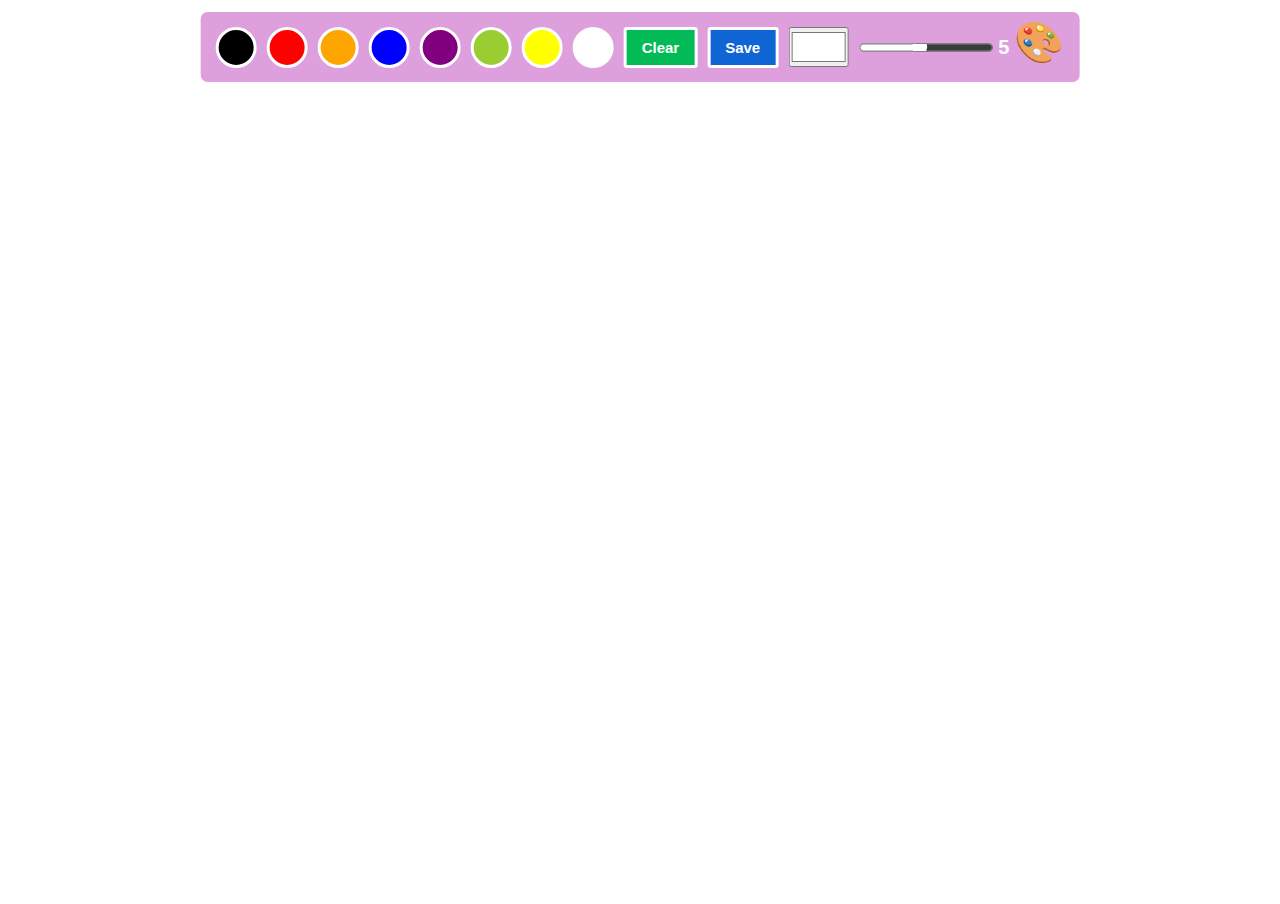
<file: event.html>
<!DOCTYPE html>
<html lang="en">
<head>
    <meta charset="UTF-8">
    <meta http-equiv="X-UA-Compatible" content="IE=edge">
    <meta name="viewport" content="width=device-width, initial-scale=1.0">
    <title>Drawing App 🎨</title>
    <link rel="stylesheet" href="event.css">
    <script src="event.js" defer></script>
</head>
<body>
    <canvas id="canvas"></canvas>
    <div class="nav">
        <div class="clr" data-clr="#000"></div>
        <div class="clr" data-clr="red"></div>
        <div class="clr" data-clr="orange"></div>
        <div class="clr" data-clr="blue"></div>
        <div class="clr" data-clr="purple"></div>
        <div class="clr" data-clr="yellowgreen"></div>
        <div class="clr" data-clr="yellow"></div>
        <div class="clr" data-clr="#fff"></div>
        <button class="clear">Clear</button>
        <button class="save">Save</button>
        <input type="color" id="favcolor" value="#FFFFFF">
        <input type="range" name="ageInputName" id="ageInputId" value="5" min="1" max="10" oninput="ageOutputId.value = ageInputId.value">
        <output id="ageOutputId">5</output>
        <div class="emoji">🎨</div>
    </div>
</body>
</html>
</file>
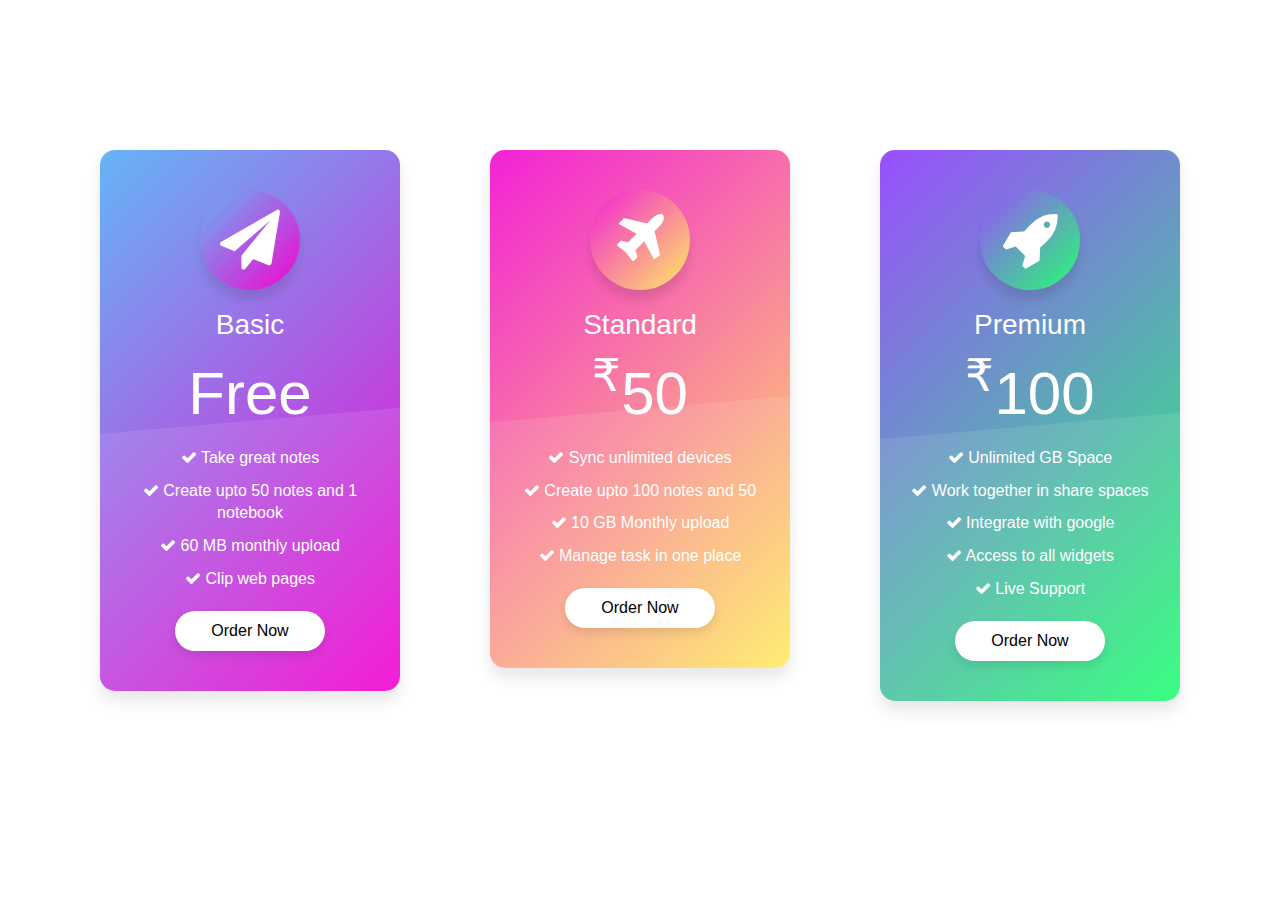
<file: pricing.html>
<html>
<head>
  <meta charset="UTF-8">
  <title>Pricing Table</title>
  <meta name="viewport" content="width=device-width, initial-scale=1.0">
  <meta http-equiv="X-UA-Compatible" content="ie=edge">
<link href="https://maxcdn.bootstrapcdn.com/bootstrap/3.3.7/css/bootstrap.min.css" rel="stylesheet" >
<link href="https://maxcdn.bootstrapcdn.com/font-awesome/4.7.0/css/font-awesome.min.css" rel="stylesheet" >
<link rel="stylesheet" href="pricing.css">
</head>
<body>
<section>
  <div class="container-fluid">
    <div class="container">
      <div class="row">
        <div class="col-sm-4" id="col-3">
          <div class="card text-center">
            <div class="title">
              <i class="fa fa-paper-plane" aria-hidden="true"></i>
              <h2>Basic</h2>
            </div>
            <div class="price">
              <h4><sup></sup>Free</h4>
            </div>
            <div class="option">
              <ul>
              <li> <i class="fa fa-check" aria-hidden="true"></i> Take great notes </li>
              <li> <i class="fa fa-check" aria-hidden="true"></i> Create upto 50 notes and 1 notebook </li>
              <li> <i class="fa fa-check" aria-hidden="true"></i> 60 MB monthly upload </li>
              <li> <i class="fa fa-check" aria-hidden="true"></i> Clip web pages </li>
              </ul>
            </div>
            <a href="#">Order Now </a>
          </div>
        </div>
        <!-- END Col one -->
        <div class="col-sm-4" id="col-1">
          <div class="card text-center">
            <div class="title">
              <i class="fa fa-plane" aria-hidden="true"></i>
              <h2>Standard</h2>
            </div>
            <div class="price">
              <h4><sup>₹</sup>50</h4>
            </div>
            <div class="option">
              <ul>
              <li> <i class="fa fa-check" aria-hidden="true"></i> Sync unlimited devices </li>
              <li> <i class="fa fa-check" aria-hidden="true"></i> Create upto 100 notes and 50  </li>
              <li> <i class="fa fa-check" aria-hidden="true"></i> 10 GB Monthly upload </li>
              <li> <i class="fa fa-check" aria-hidden="true"></i> Manage task in one place</li>
              </ul>
            </div>
            <a href="#">Order Now </a>
          </div>
        </div>
        <!-- END Col two -->
        <div class="col-sm-4" id="col-2">
          <div class="card text-center">
            <div class="title">
              <i class="fa fa-rocket" aria-hidden="true"></i>
              <h2>Premium</h2>
            </div>
            <div class="price">
              <h4><sup>₹</sup>100</h4>
            </div>
            <div class="option">
              <ul>
              <li> <i class="fa fa-check" aria-hidden="true"></i> Unlimited GB Space </li>
              <li> <i class="fa fa-check" aria-hidden="true"></i> Work together in share spaces </li>
              <li> <i class="fa fa-check" aria-hidden="true"></i> Integrate with google </li>
              <li> <i class="fa fa-check" aria-hidden="true"></i> Access to all widgets </li>
              <li> <i class="fa fa-check" aria-hidden="true"></i> Live Support </li>
              </ul>
            </div>
            <a href="#">Order Now </a>
          </div>
        </div>
        <!-- END Col three -->
      </div>
    </div>
  </div>
</section>
</body>
</html>
</file>
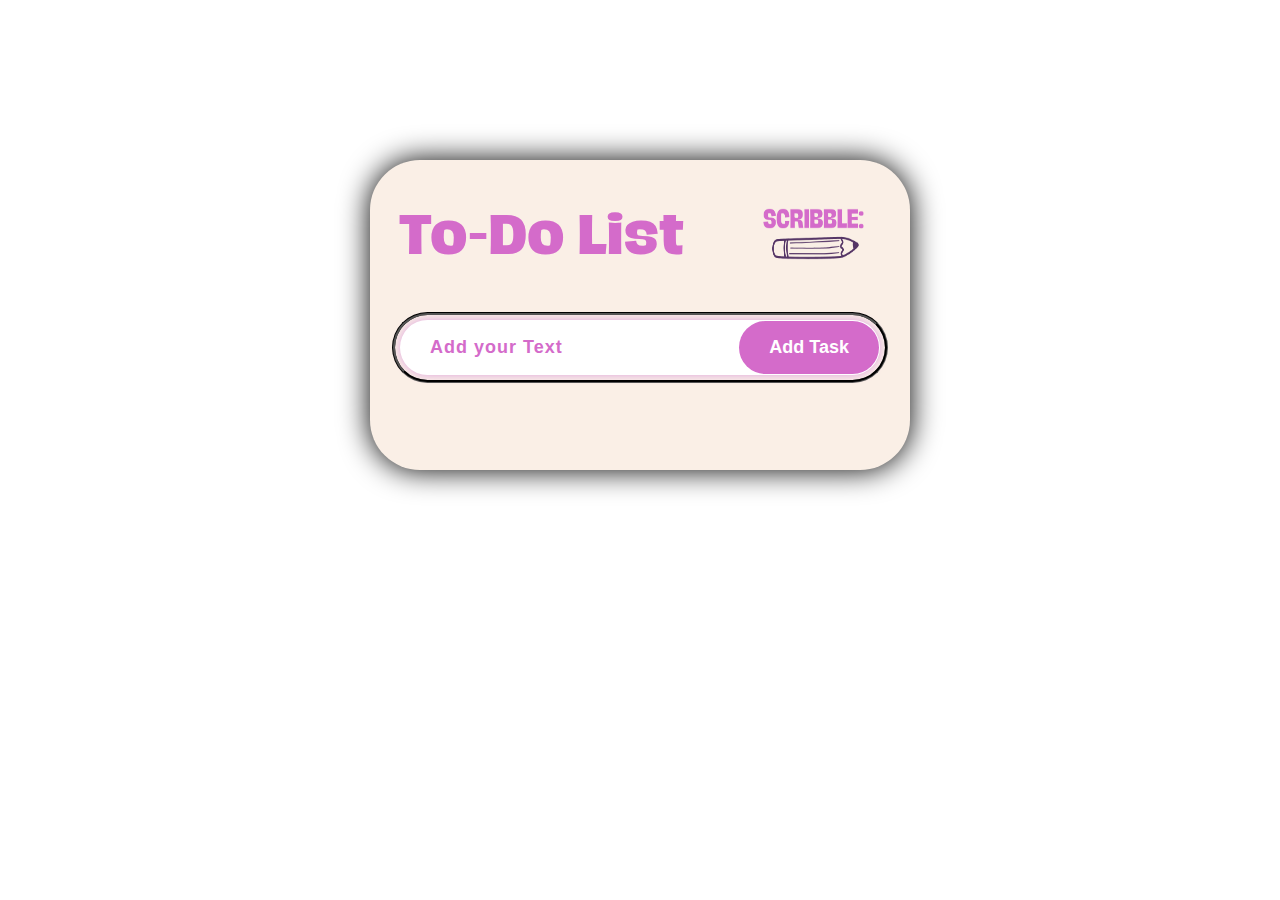
<file: todo.html>
<!DOCTYPE html>
<html lang="en">
<head>
    <meta charset="UTF-8">
    <meta name="viewport" content="width=device-width, initial-scale=1.0">
    <title>To-Do List - the Code School</title>
    <link rel="stylesheet" href="todo.css">
</head>
<body>
    <div class="container">
        <div class="todo-app">
            <h2>To-Do List <img src="logo.png"></h2>

            <div class="row">
                <input type="text" name="" id="input-box" placeholder="Add your Text">
                <button onclick="addTask()">Add Task</button>
            </div>

            <ul id="list-container">
                <!-- <li class="checked">Task 1</li>
                <li>Task 2</li>
                <li>Task 3</li> -->
            </ul>
        </div>
    </div>
    <script src="todo.js"></script>
</body>
</html>
</file>
<file: event.css>
*{
  margin: 0;
  padding: 0;
  overflow: hidden;
  font-family: Arial, Helvetica, sans-serif;
}
.nav{
  width: auto;
  height: 50px;
  position: fixed;
  top: 1%;
  left: 50%;
  transform: translateX(-50%);
  display: flex;
  align-items: center;
  justify-content: space-around;
  transition: opacity .5s;
  background-color: plum;
  padding: 10px;
  border-radius: 10px;
  border: 3px solid white;
}
img{
  position: absolute;
  top: 50%;
  left: 50%;
  transform: translate(-50%, -50%);
}
.nav div, button, input{
  margin: 5px;
}
.nav:hover{
  cursor: pointer;
}
buttton:hover{
  cursor: pointer;
}
.clr{
  height: 35px;
  width: 35px;
  background-color: blue;
  border-radius: 50%;
  border: 3px solid white;
  transition: transform .5s;
}
.clr:hover{
  transform: scale(1.2);
}
.clr:nth-child(1){
  background-color: #000;
}
.clr:nth-child(2){
  background-color: red;
}
.clr:nth-child(3){
  background-color: orange;
}
.clr:nth-child(4){
  background-color: blue;
}
.clr:nth-child(5){
  background-color: purple;
}
.clr:nth-child(6){
  background-color: yellowgreen;
}
.clr:nth-child(7){
  background-color: yellow;
}
.clr:nth-child(8){
  background-color: #fff;
}
button{
  border: none;
  outline: none;
  padding: .6em 1em;
  border-radius: 3px;
  background-color: #03bb56;
  color: #fff;
  border: 3px solid white;
  font-size: 15px;
  font-weight: bold;
}
.save{
  background-color: #0f65d4;
}
input[type="color"] {
  width: 60px;
  height: 40px;
}
#ageOutputId{
  color: white;
  font-weight: bold;
  font-size: 15pt;
}
#ageInputId {
  background: linear-gradient(to right, #000428 0%, #004e92 100%);
  height: 7px;
  outline: none;
  /* -webkit-appearance: none; */
  cursor: ew-resize;
  border-radius: 5px;
  border: 3px solid white;
  accent-color: white;
}
.emoji{
  font-size: 40px;
  padding-bottom: 10px;
}
</file>
<file: pricing.css>
@import url('https://fonts.googleapis.com/css?family=Roboto:300');
body{
  margin: 0;
  padding: 0;
 background-image: url("https://i.pinimg.com/564x/dd/9a/bb/dd9abb1ac1ce6881177da2edefc8604d.jpg");
 background-repeat: repeat;
 font-family:'Lucida Sans', 'Lucida Sans Regular', 'Lucida Grande', 'Lucida Sans Unicode', Geneva, Verdana, sans-serif;
}
section{
  width: 100%;
  height: 100vh;
  -webkit-box-sizing: border-box;
          box-sizing: border-box;
          padding: 140px 0;
}
.card{
  position: relative;
  max-width: 300px;
  height: auto;
  background: linear-gradient(-45deg,#fe0847,#feae3f);
  border-radius: 15px;
  margin: 1rem auto;
  padding: 40px 20px;
  -webkit-box-shadow: 0 10px 15px rgba(0,0,0,.1) ;
          box-shadow: 0 10px 15px rgba(0,0,0,.1) ;
-webkit-transition: .5s;
transition: .5s;
}
.card:hover{
  -webkit-transform: scale(1.1);
          transform: scale(1.1);
}
.col-sm-4:nth-child(1) .card ,
.col-sm-4:nth-child(1) .card .title .fa{
  background: linear-gradient(-45deg,#f403d1,#64b5f6);

}
.col-sm-4:nth-child(2) .card,
.col-sm-4:nth-child(2) .card .title .fa{
  background: linear-gradient(-45deg,#ffec61,#f321d7);

}
.col-sm-4:nth-child(3) .card,
.col-sm-4:nth-child(3) .card .title .fa{
  background: linear-gradient(-45deg,#24ff72,#9a4eff);

}
.card::before{
  content: '';
  position: absolute;
  bottom: 0;
  left: 0;
  width: 100%;
  height: 40%;
  background: rgba(255, 255, 255, .1);
z-index: 1;
-webkit-transform: skewY(-5deg) scale(1.5);
        transform: skewY(-5deg) scale(1.5);
}
.title .fa{
  color:#fff;
  font-size: 60px;
  width: 100px;
  height: 100px;
  border-radius:  50%;
  text-align: center;
  line-height: 100px;
  -webkit-box-shadow: 0 10px 10px rgba(0,0,0,.1) ;
          box-shadow: 0 10px 10px rgba(0,0,0,.1) ;

}
.title h2 {
  position: relative;
  margin: 20px  0 0;
  padding: 0;
  color: #fff;
  font-size: 28px;
 z-index: 2;
}
.price,.option{
  position: relative;
  z-index: 2;
}
.price h4 {
margin: 0;
padding: 20px 0 ;
color: #fff;
font-size: 60px;
}
.option ul {
  margin: 0;
  padding: 0;

}
.option ul li {
margin: 0 0 10px;
padding: 0;
list-style: none;
color: #fff;
font-size: 16px;
}
.card a {
  position: relative;
  z-index: 2;
  background: #fff;
  color : black;
  width: 150px;
  height: 40px;
  line-height: 40px;
  border-radius: 40px;
  display: block;
  text-align: center;
  margin: 20px auto 0 ;
  font-size: 16px;
  cursor: pointer;
  -webkit-box-shadow: 0 5px 10px rgba(0, 0, 0, .1);
          box-shadow: 0 5px 10px rgba(0, 0, 0, .1);

}
.card a:hover{
    text-decoration: none;
}
</file>
<file: todo.css>
*{
    margin: 0;
    padding: 0;
    box-sizing: border-box;
    font-family: 'Poppins', sans-serif;
}

:root{
    --pink:#FAEFE6;
    --purple:#D46BCA;
    --orange:#FD883D;
    --darkpurple:#553566;
}
@font-face{
    font-family: myfont;
    src:url('Hagrid-Regular-trial.ttf')
}
@font-face{
    font-family: myheader;
    src:url('Hagrid-Text-Extrabold-trial.ttf')
}

.container {
    width: 100%;
    min-height: 100vh;
    /* background: linear-gradient(to top, #cfd9df 0%, #e2ebf0 100%); */
    padding: 10px;
    background: url("https://i.pinimg.com/564x/16/e6/e7/16e6e7475ecb29dcfc581e1ee5f46600.jpg");
    background-size: cover;
    
}


.todo-app{
    width: 100%;
    max-width: 540px;
    background: var(--pink);
    margin:150px auto 20px;
    padding: 40px 30px 70px;
    border-radius: 50px;
    /* box-shadow: 0px 0px 50px #afafaf; */
    box-shadow: 0px 0px 30px black;

    /* box-shadow: 0 0 5px 30px #d6d6d6; */
}

h2{
    color:var(--purple);
    display: flex;
    align-items: center;
    margin-bottom: 50px;
    font-size: 50px;
    position: relative;
    font-family: myheader;
}

.todo-app h2 img{
        height: 70px;
        width: 120px;
        margin-left: 70px;
}

.row{
    display: flex;
    align-items: center;
    justify-content: space-between;
    /* background: #edeef0; */
    background: white;
    border: none;
    outline: 3px groove #000;
    outline-offset: 5px;
    border-radius: 30px;
    padding-left: 20px;
    margin-bottom: 25px;
    box-shadow: 0px 0px 10px plum;
}

.row input{
    flex: 1; /*text full availabe width*/
    border:none ;
    outline: none;
    padding: 10px;
    background: transparent;
    font-size: 18px;
    font-weight: 600;
    letter-spacing: 1px;
}
.row input::placeholder{
    color: var(--purple);
}

.row button{
    border: none;
    outline: none;
    padding: 16px 30px;
    /* background:linear-gradient(45deg,#161823,#16386a) ; */
    background: var(--purple);
    color: #fff;
    font-size: 18px;
    font-weight: 600;
    cursor: pointer;
    border-radius: 30px;
    margin: 1px;
}

ul li{
    list-style: none;
    font-size: 18px;
    font-weight: 500;
    letter-spacing: 1px;
    padding: 12px 8px 12px 50px;
    user-select: none;
    cursor: pointer;
    position: relative;
    margin-block: 10px;
}

ul li::before{
    content: '';
    position: absolute;
    height: 30px;
    width: 30px;
    border-radius: 50%;
    background: url(images/unchecked.png);
    background-size: cover;
    background-position: center;
    top:12px;
    left: 8px;
}

ul li.checked{
    background: var(--purple);
    color: #fff;
    border-radius: 50px;
}

ul li.checked::before{
    background: url(images/checked.png);
    background-size: cover;
}

ul li span{
    position: absolute;
    top: 10px;
    margin-right: 5px;
    width: 30px;
    height: 30px;
    font-size: 22px;
    color: #000;
    line-height: 30px;
    text-align: center;
    border-radius: 50%;
}

ul li.checked span{
    color: #ffffff;
}

ul li.checked span:hover{
    background: #fff;
    color: #000;
}

ul li span:hover{
    background: #000;
    color: #fff;
}
</file>
